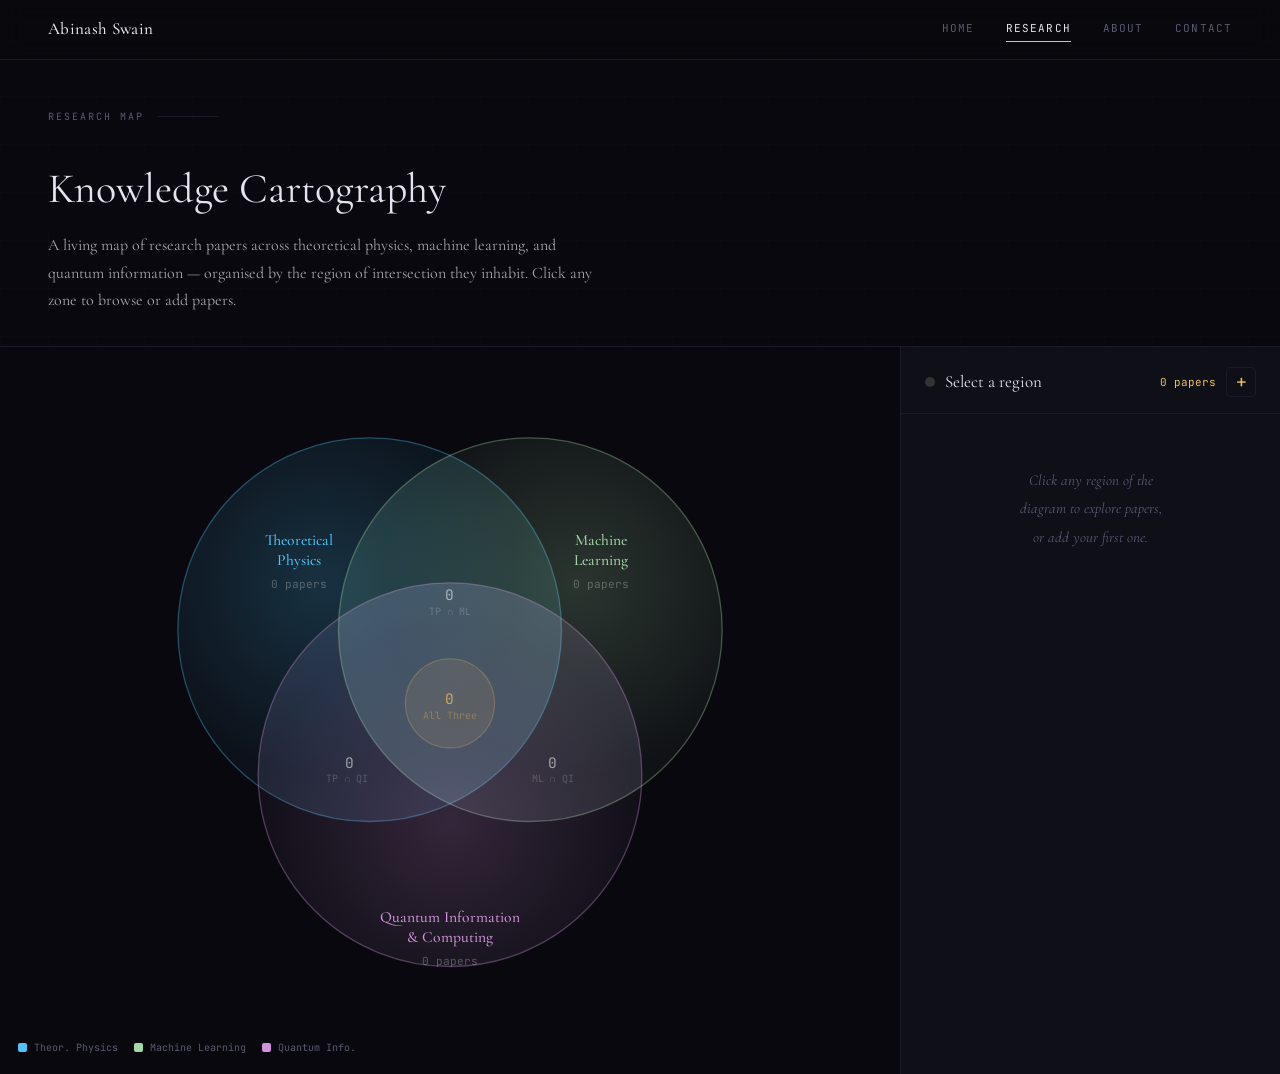
<file: research.html>
<!DOCTYPE html>
<html lang="en">
<head>
<meta charset="UTF-8">
<meta name="viewport" content="width=device-width, initial-scale=1.0">
<title>Research Map · Abinash Swain</title>
<link href="https://fonts.googleapis.com/css2?family=Cormorant+Garamond:ital,wght@0,300;0,400;0,500;0,600;1,300;1,400&family=JetBrains+Mono:wght@300;400;500&display=swap" rel="stylesheet">
<link rel="stylesheet" href="style.css">
<style>
  /* Research page extras */
  .venn-container {
    position: relative;
    display: flex;
    align-items: center;
    justify-content: center;
    overflow: hidden;
    background: var(--bg);
  }

  svg#venn {
    width: 100%;
    height: 100%;
    max-width: 680px;
    max-height: 580px;
  }

  .venn-region { cursor: pointer; transition: all 0.25s ease; }
  .venn-region:hover { filter: brightness(1.18); }

  .region-label {
    font-family: 'JetBrains Mono', monospace;
    font-size: 13px;
    fill: rgba(255,255,255,0.55);
    pointer-events: none;
    text-anchor: middle;
    dominant-baseline: middle;
  }
  .region-label.count {
    font-size: 10px;
    fill: rgba(255,255,255,0.28);
  }
  .field-label-svg {
    font-family: 'Cormorant Garamond', serif;
    font-size: 14px;
    font-weight: 500;
    pointer-events: none;
    text-anchor: middle;
  }

  /* Sidebar */
  .sidebar {
    border-left: 1px solid var(--border);
    display: flex;
    flex-direction: column;
    background: var(--surface);
    overflow: hidden;
  }

  .sidebar-header {
    padding: 20px 24px 16px;
    border-bottom: 1px solid var(--border);
    display: flex;
    align-items: center;
    gap: 10px;
  }

  .region-dot { width: 10px; height: 10px; border-radius: 50%; flex-shrink: 0; }
  .sidebar-title { font-family: var(--font-display); font-size: 17px; flex: 1; color: var(--text); }

  .add-btn {
    background: none;
    border: 1px solid var(--border);
    color: var(--gold);
    font-family: var(--font-mono);
    font-size: 18px;
    width: 30px; height: 30px;
    border-radius: 4px;
    cursor: pointer;
    display: flex; align-items: center; justify-content: center;
    transition: all 0.2s;
  }
  .add-btn:hover { background: rgba(240,192,96,0.1); border-color: var(--gold); }

  .papers-list {
    flex: 1;
    overflow-y: auto;
    padding: 12px;
    scrollbar-width: thin;
    scrollbar-color: var(--border) transparent;
  }

  .empty-state {
    padding: 40px 20px;
    text-align: center;
    color: var(--muted);
    font-size: 15px;
    font-style: italic;
    line-height: 1.9;
  }

  .paper-card {
    background: var(--bg);
    border: 1px solid var(--border);
    border-radius: 6px;
    padding: 14px 16px;
    margin-bottom: 8px;
    position: relative;
    transition: border-color 0.2s, transform 0.15s;
    animation: slideIn 0.25s ease;
  }
  .paper-card:hover { border-color: var(--muted); transform: translateX(2px); }

  @keyframes slideIn {
    from { opacity: 0; transform: translateY(-8px); }
    to   { opacity: 1; transform: translateY(0); }
  }

  .paper-title { font-size: 15px; line-height: 1.5; margin-bottom: 6px; color: var(--text); }
  .paper-meta {
    font-family: var(--font-mono);
    font-size: 10px;
    color: var(--muted);
    display: flex; gap: 10px; flex-wrap: wrap;
  }
  .paper-meta a { color: var(--gold); text-decoration: none; }
  .paper-meta a:hover { text-decoration: underline; }
  .paper-notes { margin-top: 8px; font-size: 13px; color: var(--muted); font-style: italic; line-height: 1.5; }

  .paper-delete {
    position: absolute; top: 8px; right: 8px;
    background: none; border: none; color: var(--muted);
    cursor: pointer; font-size: 13px;
    opacity: 0; transition: opacity 0.2s, color 0.2s; padding: 2px 5px;
  }
  .paper-card:hover .paper-delete { opacity: 1; }
  .paper-delete:hover { color: #ff6b6b; }

  /* Modal */
  .modal-overlay {
    position: fixed; inset: 0;
    background: rgba(0,0,0,0.8);
    z-index: 200;
    display: flex; align-items: center; justify-content: center;
    backdrop-filter: blur(5px);
    animation: fadeIn 0.2s ease;
  }
  .modal {
    background: var(--surface);
    border: 1px solid var(--border);
    border-radius: 10px;
    width: 500px; max-width: 95vw;
    padding: 28px 32px;
    animation: slideUp 0.25s ease;
  }
  @keyframes slideUp {
    from { transform: translateY(16px); opacity: 0 }
    to   { transform: translateY(0); opacity: 1 }
  }

  .modal h2 { font-size: 22px; font-weight: 400; margin-bottom: 22px; }

  .form-group { margin-bottom: 16px; }
  .form-group label {
    display: block;
    font-family: var(--font-mono); font-size: 10px;
    letter-spacing: 0.1em; text-transform: uppercase;
    color: var(--muted); margin-bottom: 6px;
  }
  .form-group input,
  .form-group textarea,
  .form-group select {
    width: 100%;
    background: var(--bg);
    border: 1px solid var(--border);
    border-radius: 5px;
    color: var(--text);
    font-family: var(--font-display);
    font-size: 16px;
    padding: 10px 12px;
    outline: none;
    transition: border-color 0.2s;
    resize: vertical;
  }
  .form-group input:focus,
  .form-group textarea:focus,
  .form-group select:focus { border-color: var(--gold); }
  .form-group select option { background: var(--surface); }

  .modal-actions { display: flex; gap: 10px; justify-content: flex-end; margin-top: 22px; }

  .btn-modal {
    font-family: var(--font-mono); font-size: 12px; letter-spacing: 0.05em;
    padding: 9px 20px; border-radius: 5px; cursor: pointer;
    transition: all 0.2s; border: 1px solid var(--border);
  }
  .btn-cancel { background: none; color: var(--muted); }
  .btn-cancel:hover { color: var(--text); border-color: var(--muted); }
  .btn-save { background: var(--gold); color: #08080e; border-color: var(--gold); font-weight: 500; }
  .btn-save:hover { background: #f5d070; }

  /* Tooltip */
  .tooltip {
    position: fixed;
    background: var(--surface);
    border: 1px solid var(--border);
    padding: 6px 12px;
    border-radius: 4px;
    font-family: var(--font-mono);
    font-size: 11px;
    color: var(--text);
    pointer-events: none;
    z-index: 300;
    opacity: 0;
    transition: opacity 0.15s;
    white-space: nowrap;
  }

  /* Legend */
  .venn-legend {
    position: absolute;
    bottom: 18px; left: 18px;
    display: flex; gap: 16px;
    z-index: 5;
  }
  .legend-item {
    display: flex; align-items: center; gap: 7px;
    font-family: var(--font-mono); font-size: 10px;
    color: var(--muted); cursor: pointer; transition: color 0.2s;
  }
  .legend-item:hover { color: var(--text); }
  .legend-swatch { width: 9px; height: 9px; border-radius: 2px; flex-shrink: 0; }

  /* Paper count badge */
  .total-badge {
    margin-left: auto;
    font-family: var(--font-mono);
    font-size: 11px;
    color: var(--gold);
  }
</style>
</head>
<body class="research-page">

<nav>
  <div class="nav-name">Abinash Swain</div>
  <div class="nav-links">
    <a href="index.html">Home</a>
    <a href="research.html" class="active">Research</a>
    <a href="index.html#about">About</a>
    <a href="index.html#contact">Contact</a>
  </div>
</nav>

<div class="research-header">
  <div class="section-label">Research Map</div>
  <h1>Knowledge Cartography</h1>
  <p>
    A living map of research papers across theoretical physics, machine learning, and quantum information —
    organised by the region of intersection they inhabit. Click any zone to browse or add papers.
  </p>
</div>

<div class="research-layout">

  <!-- Venn diagram -->
  <div class="venn-container">
    <svg id="venn" viewBox="0 0 600 520" xmlns="http://www.w3.org/2000/svg">
      <defs>
        <clipPath id="clipTP"><circle cx="228" cy="188" r="172"/></clipPath>
        <clipPath id="clipML"><circle cx="372" cy="188" r="172"/></clipPath>
        <clipPath id="clipQI"><circle cx="300" cy="318" r="172"/></clipPath>
        <radialGradient id="gTP" cx="38%" cy="38%">
          <stop offset="0%" stop-color="#4fc3f7" stop-opacity="0.22"/>
          <stop offset="100%" stop-color="#4fc3f7" stop-opacity="0.05"/>
        </radialGradient>
        <radialGradient id="gML" cx="62%" cy="38%">
          <stop offset="0%" stop-color="#a5d6a7" stop-opacity="0.22"/>
          <stop offset="100%" stop-color="#a5d6a7" stop-opacity="0.05"/>
        </radialGradient>
        <radialGradient id="gQI" cx="50%" cy="62%">
          <stop offset="0%" stop-color="#ce93d8" stop-opacity="0.22"/>
          <stop offset="100%" stop-color="#ce93d8" stop-opacity="0.05"/>
        </radialGradient>
      </defs>

      <!-- Base circles -->
      <circle cx="228" cy="188" r="172" fill="url(#gTP)" stroke="#4fc3f7" stroke-width="1.2" stroke-opacity="0.35"/>
      <circle cx="372" cy="188" r="172" fill="url(#gML)" stroke="#a5d6a7" stroke-width="1.2" stroke-opacity="0.35"/>
      <circle cx="300" cy="318" r="172" fill="url(#gQI)" stroke="#ce93d8" stroke-width="1.2" stroke-opacity="0.35"/>

      <!-- Intersection overlays -->
      <circle cx="372" cy="188" r="172" fill="rgba(120,210,195,0.1)" clip-path="url(#clipTP)"
        class="venn-region" data-region="tp-ml" style="cursor:pointer"/>
      <circle cx="300" cy="318" r="172" fill="rgba(135,155,225,0.1)" clip-path="url(#clipTP)"
        class="venn-region" data-region="tp-qi" style="cursor:pointer"/>
      <circle cx="300" cy="318" r="172" fill="rgba(175,175,215,0.1)" clip-path="url(#clipML)"
        class="venn-region" data-region="ml-qi" style="cursor:pointer"/>

      <!-- Centre (all three) -->
      <circle cx="300" cy="254" r="40"
        fill="rgba(240,192,96,0.1)" stroke="rgba(240,192,96,0.25)" stroke-width="1"
        class="venn-region" data-region="all" style="cursor:pointer"/>

      <!-- Invisible full-circle hit regions for pure fields -->
      <circle cx="228" cy="188" r="172" fill="transparent"
        class="venn-region" data-region="tp" style="cursor:pointer"/>
      <circle cx="372" cy="188" r="172" fill="transparent"
        class="venn-region" data-region="ml" style="cursor:pointer"/>
      <circle cx="300" cy="318" r="172" fill="transparent"
        class="venn-region" data-region="qi" style="cursor:pointer"/>

      <!-- Field labels -->
      <text class="field-label-svg" x="165" y="112" fill="#4fc3f7">Theoretical</text>
      <text class="field-label-svg" x="165" y="130" fill="#4fc3f7">Physics</text>
      <text id="count-tp" class="region-label count" x="165" y="148">0 papers</text>

      <text class="field-label-svg" x="435" y="112" fill="#a5d6a7">Machine</text>
      <text class="field-label-svg" x="435" y="130" fill="#a5d6a7">Learning</text>
      <text id="count-ml" class="region-label count" x="435" y="148">0 papers</text>

      <text class="field-label-svg" x="300" y="450" fill="#ce93d8">Quantum Information</text>
      <text class="field-label-svg" x="300" y="468" fill="#ce93d8">&amp; Computing</text>
      <text id="count-qi" class="region-label count" x="300" y="486">0 papers</text>

      <!-- Intersection labels -->
      <text id="count-tp-ml" class="region-label" x="300" y="158">0</text>
      <text class="region-label" x="300" y="172" style="font-size:9px;fill:rgba(255,255,255,0.2)">TP ∩ ML</text>

      <text id="count-tp-qi" class="region-label" x="210" y="308">0</text>
      <text class="region-label" x="208" y="322" style="font-size:9px;fill:rgba(255,255,255,0.2)">TP ∩ QI</text>

      <text id="count-ml-qi" class="region-label" x="392" y="308">0</text>
      <text class="region-label" x="392" y="322" style="font-size:9px;fill:rgba(255,255,255,0.2)">ML ∩ QI</text>

      <text id="count-all" class="region-label" x="300" y="251" style="font-size:13px;fill:rgba(240,192,96,0.75)">0</text>
      <text class="region-label" x="300" y="266" style="font-size:9px;fill:rgba(240,192,96,0.35)">All Three</text>
    </svg>

    <div class="venn-legend">
      <div class="legend-item" onclick="selectRegion('tp')">
        <div class="legend-swatch" style="background:#4fc3f7"></div>Theor. Physics
      </div>
      <div class="legend-item" onclick="selectRegion('ml')">
        <div class="legend-swatch" style="background:#a5d6a7"></div>Machine Learning
      </div>
      <div class="legend-item" onclick="selectRegion('qi')">
        <div class="legend-swatch" style="background:#ce93d8"></div>Quantum Info.
      </div>
    </div>
  </div>

  <!-- Sidebar -->
  <div class="sidebar">
    <div class="sidebar-header">
      <div class="region-dot" id="sidebar-dot" style="background:#333"></div>
      <div class="sidebar-title" id="sidebar-title">Select a region</div>
      <span class="total-badge" id="totalCount">0 papers</span>
      <button class="add-btn" id="addBtn" onclick="openModal()" title="Add paper (N)">+</button>
    </div>
    <div class="papers-list" id="papersList">
      <div class="empty-state">
        Click any region of the<br>diagram to explore papers,<br>or add your first one.
      </div>
    </div>
  </div>
</div>

<!-- Tooltip -->
<div class="tooltip" id="tooltip"></div>

<!-- Add paper modal -->
<div class="modal-overlay" id="modalOverlay" style="display:none" onclick="closeOnOverlay(event)">
  <div class="modal">
    <h2>Add Paper</h2>
    <div class="form-group">
      <label>Title *</label>
      <input type="text" id="fTitle" placeholder="e.g. Quantum advantage in learning from experiments"/>
    </div>
    <div class="form-group">
      <label>Authors</label>
      <input type="text" id="fAuthors" placeholder="e.g. Huang et al."/>
    </div>
    <div class="form-group">
      <label>Year</label>
      <input type="text" id="fYear" placeholder="2022" maxlength="4"/>
    </div>
    <div class="form-group">
      <label>Region</label>
      <select id="fRegion">
        <option value="tp">Theoretical Physics (only)</option>
        <option value="ml">Machine Learning (only)</option>
        <option value="qi">Quantum Information (only)</option>
        <option value="tp-ml">TP ∩ Machine Learning</option>
        <option value="tp-qi">TP ∩ Quantum Information</option>
        <option value="ml-qi">ML ∩ Quantum Information</option>
        <option value="all">All Three Fields</option>
      </select>
    </div>
    <div class="form-group">
      <label>Notes</label>
      <textarea id="fNotes" rows="3" placeholder="Brief notes on why this paper matters..."></textarea>
    </div>
    <div class="form-group">
      <label>URL / arXiv / DOI</label>
      <input type="text" id="fUrl" placeholder="https://arxiv.org/abs/..."/>
    </div>
    <div class="modal-actions">
      <button class="btn-modal btn-cancel" onclick="closeModal()">Cancel</button>
      <button class="btn-modal btn-save" onclick="addPaper()">Save Paper</button>
    </div>
  </div>
</div>

<script>
// ── State & Storage ────────────────────────────────────────────────────
const KEY = 'abinash_research_v1';
let papers = [];
let activeRegion = null;

const META = {
  tp:      { label: 'Theoretical Physics',               color: '#4fc3f7' },
  ml:      { label: 'Machine Learning',                  color: '#a5d6a7' },
  qi:      { label: 'Quantum Information & Computing',   color: '#ce93d8' },
  'tp-ml': { label: 'Theor. Physics ∩ Machine Learning', color: '#80d8c0' },
  'tp-qi': { label: 'Theor. Physics ∩ Quantum Info',     color: '#9b9fd4' },
  'ml-qi': { label: 'Machine Learning ∩ Quantum Info',   color: '#c4b8e4' },
  all:     { label: 'All Three Fields',                  color: '#f0c060' },
};

async function save() {
  try { await window.storage.set(KEY, JSON.stringify(papers)); } catch(_) {
    try { localStorage.setItem(KEY, JSON.stringify(papers)); } catch(__) {}
  }
}

async function load() {
  try {
    const r = await window.storage.get(KEY);
    if (r?.value) papers = JSON.parse(r.value);
  } catch(_) {
    try { const r = localStorage.getItem(KEY); if(r) papers = JSON.parse(r); } catch(__) {}
  }
  updateCounts();
}

// ── Counts ─────────────────────────────────────────────────────────────
function updateCounts() {
  const c = {};
  Object.keys(META).forEach(k => c[k] = 0);
  papers.forEach(p => c[p.region] = (c[p.region]||0) + 1);

  const map = { tp:'count-tp', ml:'count-ml', qi:'count-qi',
    'tp-ml':'count-tp-ml','tp-qi':'count-tp-qi','ml-qi':'count-ml-qi', all:'count-all' };
  Object.entries(map).forEach(([r,id]) => {
    const el = document.getElementById(id);
    if (el) el.textContent = (c[r]||0) + (id.startsWith('count-t')||id.startsWith('count-m')||id.startsWith('count-q') ? ' papers' : '');
  });
  // Fix: plain numbers for intersections
  ['count-tp-ml','count-tp-qi','count-ml-qi','count-all'].forEach(id => {
    const el = document.getElementById(id);
    const r = Object.entries(map).find(([,i])=>i===id)?.[0];
    if(el && r) el.textContent = c[r]||0;
  });

  document.getElementById('totalCount').textContent =
    papers.length + (papers.length===1?' paper':' papers');
}

// ── Select region ──────────────────────────────────────────────────────
function selectRegion(region) {
  activeRegion = region;
  const m = META[region];
  document.getElementById('sidebar-dot').style.background = m.color;
  document.getElementById('sidebar-title').textContent = m.label;
  document.getElementById('fRegion').value = region;
  renderPapers(region);
}

function renderPapers(region) {
  const list = document.getElementById('papersList');
  const items = papers.filter(p => p.region === region);
  if (!items.length) {
    list.innerHTML = `<div class="empty-state">No papers here yet.<br><em>Press + to add one.</em></div>`;
    return;
  }
  list.innerHTML = items.map(p => `
    <div class="paper-card">
      <button class="paper-delete" onclick="deletePaper('${p.id}')">✕</button>
      <div class="paper-title">${esc(p.title)}</div>
      <div class="paper-meta">
        ${p.authors?`<span>${esc(p.authors)}</span>`:''}
        ${p.year?`<span>${esc(p.year)}</span>`:''}
        ${p.url?`<a href="${esc(p.url)}" target="_blank">↗ link</a>`:''}
      </div>
      ${p.notes?`<div class="paper-notes">${esc(p.notes)}</div>`:''}
    </div>
  `).join('');
}

function esc(s) {
  return String(s).replace(/&/g,'&amp;').replace(/</g,'&lt;').replace(/>/g,'&gt;').replace(/"/g,'&quot;');
}

// ── Modal ──────────────────────────────────────────────────────────────
function openModal() {
  if (activeRegion) document.getElementById('fRegion').value = activeRegion;
  document.getElementById('modalOverlay').style.display = 'flex';
  setTimeout(() => document.getElementById('fTitle').focus(), 60);
}
function closeModal() {
  document.getElementById('modalOverlay').style.display = 'none';
  ['fTitle','fAuthors','fYear','fNotes','fUrl'].forEach(id => document.getElementById(id).value = '');
}
function closeOnOverlay(e) { if(e.target.id==='modalOverlay') closeModal(); }

async function addPaper() {
  const title = document.getElementById('fTitle').value.trim();
  if (!title) { document.getElementById('fTitle').focus(); return; }
  const p = {
    id: Date.now().toString(36)+Math.random().toString(36).slice(2,5),
    title,
    authors: document.getElementById('fAuthors').value.trim(),
    year:    document.getElementById('fYear').value.trim(),
    region:  document.getElementById('fRegion').value,
    notes:   document.getElementById('fNotes').value.trim(),
    url:     document.getElementById('fUrl').value.trim(),
    added:   new Date().toISOString(),
  };
  papers.push(p);
  await save();
  updateCounts();
  selectRegion(p.region);
  closeModal();
}

async function deletePaper(id) {
  papers = papers.filter(p => p.id !== id);
  await save();
  updateCounts();
  if (activeRegion) renderPapers(activeRegion);
}

// ── SVG interactions ───────────────────────────────────────────────────
const venn = document.getElementById('venn');
const tip  = document.getElementById('tooltip');
const TIPS = {
  tp:'Theoretical Physics', ml:'Machine Learning', qi:'Quantum Info & Computing',
  'tp-ml':'TP ∩ ML','tp-qi':'TP ∩ Quantum Info','ml-qi':'ML ∩ Quantum Info', all:'All Three Fields'
};

venn.addEventListener('click', e => {
  const el = e.target.closest('[data-region]');
  if (el) selectRegion(el.dataset.region);
});
venn.addEventListener('mousemove', e => {
  const el = e.target.closest('[data-region]');
  if (el) {
    tip.textContent = TIPS[el.dataset.region]||'';
    tip.style.opacity='1';
    tip.style.left=(e.clientX+14)+'px';
    tip.style.top=(e.clientY-28)+'px';
  } else { tip.style.opacity='0'; }
});
venn.addEventListener('mouseleave', ()=>tip.style.opacity='0');

document.addEventListener('keydown', e => {
  if (e.key==='Escape') closeModal();
  if ((e.key==='n'||e.key==='N') && activeRegion && document.getElementById('modalOverlay').style.display==='none') openModal();
});

// ── Init ───────────────────────────────────────────────────────────────
load();
</script>
</body>
</html>
</file>
<file: style.css>
/* ── Variables ─────────────────────────────────────────────────────────── */
:root {
  --bg:      #08080e;
  --surface: #0f0f18;
  --border:  #1a1a28;
  --tp:      #4fc3f7;
  --ml:      #a5d6a7;
  --qi:      #ce93d8;
  --gold:    #f0c060;
  --text:    #e4e4f0;
  --muted:   #5a5a72;
  --dim:     #2a2a3a;
  --font-display: 'Cormorant Garamond', Georgia, serif;
  --font-mono:    'JetBrains Mono', monospace;
}

/* ── Reset ─────────────────────────────────────────────────────────────── */
*, *::before, *::after { box-sizing: border-box; margin: 0; padding: 0; }
html { scroll-behavior: smooth; }

body {
  background: var(--bg);
  color: var(--text);
  font-family: var(--font-display);
  font-size: 18px;
  line-height: 1.7;
  min-height: 100vh;
}

/* Subtle grid texture */
body::before {
  content: '';
  position: fixed;
  inset: 0;
  background-image:
    linear-gradient(rgba(255,255,255,0.012) 1px, transparent 1px),
    linear-gradient(90deg, rgba(255,255,255,0.012) 1px, transparent 1px);
  background-size: 48px 48px;
  pointer-events: none;
  z-index: 0;
}

a { color: inherit; text-decoration: none; }

/* ── Nav ───────────────────────────────────────────────────────────────── */
nav {
  position: fixed;
  top: 0; left: 0; right: 0;
  z-index: 100;
  display: flex;
  align-items: center;
  padding: 0 48px;
  height: 60px;
  background: rgba(8,8,14,0.88);
  backdrop-filter: blur(12px);
  border-bottom: 1px solid var(--border);
}

.nav-name {
  font-family: var(--font-display);
  font-size: 17px;
  font-weight: 500;
  letter-spacing: 0.02em;
  color: var(--text);
  flex: 1;
}

.nav-links {
  display: flex;
  gap: 32px;
}

.nav-links a {
  font-family: var(--font-mono);
  font-size: 11px;
  letter-spacing: 0.1em;
  text-transform: uppercase;
  color: var(--muted);
  transition: color 0.2s;
  position: relative;
  padding-bottom: 2px;
}

.nav-links a::after {
  content: '';
  position: absolute;
  bottom: -2px; left: 0; right: 0;
  height: 1px;
  background: var(--gold);
  transform: scaleX(0);
  transition: transform 0.25s ease;
}

.nav-links a:hover,
.nav-links a.active { color: var(--text); }
.nav-links a:hover::after,
.nav-links a.active::after { transform: scaleX(1); }

/* ── Shared utility ────────────────────────────────────────────────────── */
.section-label {
  font-family: var(--font-mono);
  font-size: 10px;
  letter-spacing: 0.2em;
  text-transform: uppercase;
  color: var(--muted);
  margin-bottom: 28px;
  display: flex;
  align-items: center;
  gap: 14px;
}
.section-label::after {
  content: '';
  flex: 1;
  max-width: 60px;
  height: 1px;
  background: var(--border);
}

h2 {
  font-family: var(--font-display);
  font-size: 36px;
  font-weight: 400;
  line-height: 1.2;
  margin-bottom: 18px;
  color: var(--text);
}

p {
  color: rgba(228,228,240,0.72);
  margin-bottom: 14px;
}
p:last-child { margin-bottom: 0; }

p a {
  color: var(--gold);
  border-bottom: 1px solid rgba(240,192,96,0.3);
  transition: border-color 0.2s;
}
p a:hover { border-color: var(--gold); }

.btn-primary {
  display: inline-block;
  font-family: var(--font-mono);
  font-size: 12px;
  letter-spacing: 0.08em;
  padding: 12px 24px;
  background: var(--gold);
  color: #08080e;
  border-radius: 4px;
  font-weight: 500;
  transition: background 0.2s, transform 0.15s;
  margin-top: 8px;
}
.btn-primary:hover { background: #f5d070; transform: translateY(-1px); }

.btn-secondary {
  display: inline-block;
  font-family: var(--font-mono);
  font-size: 12px;
  letter-spacing: 0.08em;
  padding: 11px 24px;
  border: 1px solid var(--border);
  color: var(--muted);
  border-radius: 4px;
  transition: all 0.2s;
  margin-top: 8px;
}
.btn-secondary:hover { border-color: var(--muted); color: var(--text); }

/* ── Hero ──────────────────────────────────────────────────────────────── */
.hero {
  position: relative;
  z-index: 1;
  min-height: 100vh;
  display: grid;
  grid-template-columns: 1fr 420px;
  align-items: center;
  padding: 100px 48px 60px;
  gap: 40px;
  overflow: hidden;
}

.hero-tag {
  font-family: var(--font-mono);
  font-size: 11px;
  letter-spacing: 0.18em;
  text-transform: uppercase;
  color: var(--gold);
  margin-bottom: 20px;
  animation: fadeUp 0.8s ease both;
}

.hero-name {
  font-family: var(--font-display);
  font-size: clamp(56px, 7vw, 96px);
  font-weight: 300;
  line-height: 1.0;
  letter-spacing: -0.01em;
  color: var(--text);
  margin-bottom: 12px;
  animation: fadeUp 0.8s 0.1s ease both;
}
.hero-name em {
  font-style: italic;
  color: rgba(228,228,240,0.5);
}

.hero-affil {
  font-family: var(--font-mono);
  font-size: 12px;
  color: var(--muted);
  letter-spacing: 0.06em;
  margin-bottom: 28px;
  animation: fadeUp 0.8s 0.2s ease both;
}

.hero-bio {
  font-size: 19px;
  line-height: 1.75;
  color: rgba(228,228,240,0.65);
  max-width: 520px;
  margin-bottom: 36px;
  animation: fadeUp 0.8s 0.3s ease both;
}

.hl-tp { color: var(--tp); }
.hl-ml { color: var(--ml); }
.hl-qi { color: var(--qi); }

.hero-actions {
  display: flex;
  gap: 14px;
  flex-wrap: wrap;
  animation: fadeUp 0.8s 0.4s ease both;
}

/* Orbit diagram */
.orbit-diagram {
  position: relative;
  width: 320px;
  height: 320px;
  flex-shrink: 0;
  animation: fadeIn 1.2s 0.5s ease both;
}

.orbit-ring {
  position: absolute;
  border-radius: 50%;
  border: 1px solid var(--border);
}
.ring-1 { inset: 40px; animation: spin 30s linear infinite; border-color: rgba(79,195,247,0.15); }
.ring-2 { inset: 70px; animation: spin 20s linear infinite reverse; border-color: rgba(165,214,167,0.15); }
.ring-3 { inset: 100px; animation: spin 40s linear infinite; border-color: rgba(206,147,216,0.15); }

.orbit-node {
  position: absolute;
  font-family: var(--font-mono);
  font-size: 11px;
  font-weight: 500;
  letter-spacing: 0.08em;
  width: 40px;
  height: 40px;
  border-radius: 50%;
  display: flex;
  align-items: center;
  justify-content: center;
  border: 1px solid currentColor;
}
.node-tp { color: var(--tp); top: 20px;  left: 140px; background: rgba(79,195,247,0.08); }
.node-ml { color: var(--ml); top: 200px; left: 244px; background: rgba(165,214,167,0.08); }
.node-qi { color: var(--qi); top: 200px; left: 36px;  background: rgba(206,147,216,0.08); }

.orbit-center {
  position: absolute;
  top: 50%; left: 50%;
  transform: translate(-50%, -50%);
  font-family: var(--font-display);
  font-size: 32px;
  color: var(--gold);
  opacity: 0.6;
}

/* ── Fields strip ──────────────────────────────────────────────────────── */
.fields-strip {
  position: relative;
  z-index: 1;
  display: grid;
  grid-template-columns: 1fr auto 1fr auto 1fr;
  align-items: start;
  gap: 0;
  padding: 64px 48px;
  border-top: 1px solid var(--border);
  border-bottom: 1px solid var(--border);
  background: var(--surface);
}

.field-card {
  padding: 24px 32px;
  opacity: 0;
  transform: translateY(16px);
  transition: opacity 0.6s ease, transform 0.6s ease;
}
.field-card.visible { opacity: 1; transform: none; }
.field-card:nth-child(1) { transition-delay: 0s; }
.field-card:nth-child(3) { transition-delay: 0.15s; }
.field-card:nth-child(5) { transition-delay: 0.3s; }

.field-icon {
  font-family: var(--font-mono);
  font-size: 20px;
  margin-bottom: 12px;
  opacity: 0.9;
}
.field-name {
  font-family: var(--font-display);
  font-size: 20px;
  font-weight: 500;
  margin-bottom: 10px;
  color: var(--text);
}
.field-desc {
  font-size: 15px;
  color: var(--muted);
  line-height: 1.65;
}

.field-divider {
  font-family: var(--font-display);
  font-size: 28px;
  color: var(--dim);
  padding-top: 40px;
  align-self: start;
}

/* ── About ─────────────────────────────────────────────────────────────── */
.about {
  position: relative;
  z-index: 1;
  padding: 80px 48px;
}

.about-grid {
  display: grid;
  grid-template-columns: 190px minmax(0, 1fr) minmax(0, 210px);
  gap: 2rem;
  align-items: start;
  opacity: 0;
  transform: translateY(16px);
  transition: opacity 0.6s ease, transform 0.6s ease;
}
.about-grid.visible { opacity: 1; transform: none; }

.about-photo-col { grid-column: 1; grid-row: 1; min-width: 0; }
.about-main      { grid-column: 2; grid-row: 1; min-width: 0; }
.about-stats     { grid-column: 3; grid-row: 1; min-width: 0; }

.about-photo-wrap {
  width: 170px;
  height: 170px;
  border-radius: 50%;
  overflow: hidden;
  border: 2px solid rgba(79,195,247,0.3);
  box-shadow: 0 0 28px rgba(79,195,247,0.12);
  background: rgba(255,255,255,0.04);
}
.about-photo {
  width: 100%;
  height: 100%;
  object-fit: cover;
  display: block;
}

.about-text h2 { margin-bottom: 20px; }
.about-text p { font-size: 17px; }

.about-stats {
  display: grid;
  grid-template-columns: 1fr 1fr;
  gap: 2px;
  align-self: start;
  border: 1px solid var(--border);
  border-radius: 8px;
  overflow: hidden;
  min-width: 0;
}

.stat-item {
  padding: 20px 16px;
  background: var(--surface);
  text-align: center;
  opacity: 0;
  transform: scale(0.95);
  transition: opacity 0.4s ease, transform 0.4s ease;
}
.stat-item.visible { opacity: 1; transform: none; }
.stat-item:nth-child(1) { transition-delay: 0s; }
.stat-item:nth-child(2) { transition-delay: 0.1s; }
.stat-item:nth-child(3) { transition-delay: 0.2s; }
.stat-item:nth-child(4) { transition-delay: 0.3s; }

.stat-value {
  font-family: var(--font-mono);
  font-size: 18px;
  font-weight: 500;
  margin-bottom: 4px;
}
.stat-label {
  font-family: var(--font-mono);
  font-size: 9px;
  letter-spacing: 0.12em;
  text-transform: uppercase;
  color: var(--muted);
}

/* ── Research teaser ───────────────────────────────────────────────────── */
.research-teaser {
  position: relative;
  z-index: 1;
  padding: 80px 48px;
  background: var(--surface);
  border-top: 1px solid var(--border);
  border-bottom: 1px solid var(--border);
}

.teaser-inner {
  display: grid;
  grid-template-columns: 1fr 240px;
  gap: 60px;
  align-items: center;
  opacity: 0;
  transform: translateY(16px);
  transition: opacity 0.6s ease, transform 0.6s ease;
}
.teaser-inner.visible { opacity: 1; transform: none; }

.teaser-venn svg { width: 100%; height: auto; opacity: 0.75; }

/* ── Contact ───────────────────────────────────────────────────────────── */
.contact {
  position: relative;
  z-index: 1;
  padding: 80px 48px;
}

.contact-inner {
  max-width: 600px;
  opacity: 0;
  transform: translateY(16px);
  transition: opacity 0.6s ease, transform 0.6s ease;
}
.contact-inner.visible { opacity: 1; transform: none; }

.contact-links {
  display: flex;
  flex-direction: column;
  gap: 12px;
  margin-top: 28px;
}

.contact-item {
  display: flex;
  align-items: center;
  gap: 16px;
  font-family: var(--font-mono);
  font-size: 13px;
  color: var(--muted);
  padding: 14px 20px;
  border: 1px solid var(--border);
  border-radius: 6px;
  transition: all 0.2s;
  background: var(--surface);
}
.contact-item:hover {
  border-color: var(--gold);
  color: var(--text);
  transform: translateX(4px);
}
.contact-icon {
  font-size: 16px;
  width: 20px;
  text-align: center;
  color: var(--gold);
}

/* ── Footer ────────────────────────────────────────────────────────────── */
footer {
  position: relative;
  z-index: 1;
  display: flex;
  justify-content: space-between;
  align-items: center;
  padding: 24px 48px;
  border-top: 1px solid var(--border);
  font-family: var(--font-mono);
  font-size: 11px;
  color: var(--muted);
}

/* ── Research page specific ────────────────────────────────────────────── */
.research-page {
  padding-top: 60px;
}

.research-header {
  position: relative;
  z-index: 1;
  padding: 48px 48px 32px;
  border-bottom: 1px solid var(--border);
}

.research-header h1 {
  font-family: var(--font-display);
  font-size: 42px;
  font-weight: 400;
  margin-bottom: 8px;
}

.research-header p {
  font-size: 16px;
  max-width: 560px;
}

.research-layout {
  position: relative;
  z-index: 1;
  display: grid;
  grid-template-columns: 1fr 380px;
  height: calc(100vh - 60px - 113px);
}

/* ── Animations ────────────────────────────────────────────────────────── */
@keyframes fadeUp {
  from { opacity: 0; transform: translateY(20px); }
  to   { opacity: 1; transform: translateY(0); }
}
@keyframes fadeIn {
  from { opacity: 0; }
  to   { opacity: 1; }
}
@keyframes spin {
  from { transform: rotate(0deg); }
  to   { transform: rotate(360deg); }
}

/* ── Responsive ────────────────────────────────────────────────────────── */
@media (max-width: 900px) {
  nav { padding: 0 24px; }
  .nav-links { gap: 20px; }

  .hero {
    grid-template-columns: 1fr;
    padding: 100px 24px 60px;
    min-height: auto;
  }
  .orbit-diagram { display: none; }

  .fields-strip {
    grid-template-columns: 1fr;
    padding: 48px 24px;
  }
  .field-divider { display: none; }
  .field-card { padding: 20px 0; border-top: 1px solid var(--border); }
  .field-card:first-child { border-top: none; }

  .about, .research-teaser, .contact { padding: 60px 24px; }
  .about-grid {
    grid-template-columns: 1fr;
    grid-template-rows: auto auto auto;
    gap: 1.8rem;
  }
  .about-photo-col { grid-column: 1; grid-row: 1; }
  .about-main      { grid-column: 1; grid-row: 2; }
  .about-stats     { grid-column: 1; grid-row: 3; width: 100%; max-width: 280px; margin: 0 auto; }
  .about-photo-wrap { width: 120px; height: 120px; margin: 0 auto; }
  .teaser-inner { grid-template-columns: 1fr; gap: 36px; }

  .research-layout { grid-template-columns: 1fr; height: auto; }
  .research-header { padding: 32px 24px; }

  footer { padding: 20px 24px; flex-direction: column; gap: 8px; text-align: center; }
}
</file>
